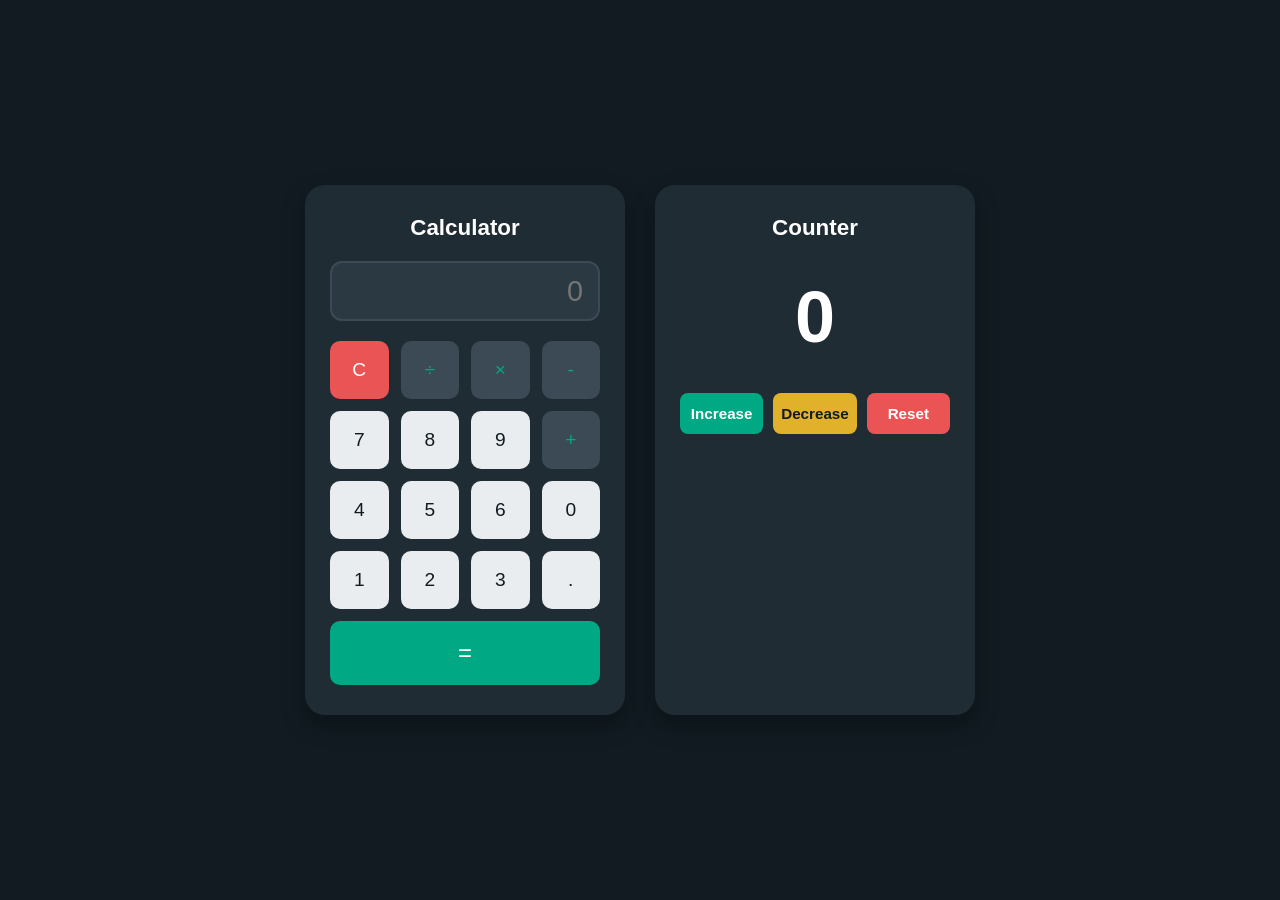
<file: index.html/index.html>
<!DOCTYPE html>
<html lang="en">
<head>
    <meta charset="UTF-8">
    <meta name="viewport" content="width=device-width, initial-scale=1.0">
    <title>Esrat - Calc & Counter</title>
    <link rel="stylesheet" href="style.css">
</head>
<body>

    <div class="main-container">
        
        <div class="card-box">
            <h3>Calculator</h3>
            <input type="text" id="calc-screen" readonly placeholder="0">
            <div class="calc-grid">
                <button class="btn btn-clear" onclick="clearScreen()">C</button>
                <button class="btn btn-op" onclick="pressKey('/')">÷</button>
                <button class="btn btn-op" onclick="pressKey('*')">×</button>
                <button class="btn btn-op" onclick="pressKey('-')">-</button>

                <button class="btn btn-num" onclick="pressKey('7')">7</button>
                <button class="btn btn-num" onclick="pressKey('8')">8</button>
                <button class="btn btn-num" onclick="pressKey('9')">9</button>
                <button class="btn btn-op" onclick="pressKey('+')">+</button>

                <button class="btn btn-num" onclick="pressKey('4')">4</button>
                <button class="btn btn-num" onclick="pressKey('5')">5</button>
                <button class="btn btn-num" onclick="pressKey('6')">6</button>
                <button class="btn btn-num" onclick="pressKey('0')">0</button>

                <button class="btn btn-num" onclick="pressKey('1')">1</button>
                <button class="btn btn-num" onclick="pressKey('2')">2</button>
                <button class="btn btn-num" onclick="pressKey('3')">3</button>
                <button class="btn btn-num" onclick="pressKey('.')">.</button>

                <button class="btn btn-equal" onclick="executeCalc()">=</button>
            </div>
        </div>

        <div class="card-box">
            <h3>Counter</h3>
            <div id="counter-display">0</div>
            <div class="counter-actions">
                <button class="btn-count btn-green" onclick="updateCounter(1)">Increase</button>
                <button class="btn-count btn-yellow" onclick="updateCounter(-1)">Decrease</button>
                <button class="btn-count btn-red" onclick="resetCounter()">Reset</button>
            </div>
        </div>

    </div>

    <script src="script.js"></script>
</body>
</html>
</file>
<file: index.html/style.css>
* {
    margin: 0;
    padding: 0;
    box-sizing: border-box;
    font-family: 'Segoe UI', Arial, sans-serif;
}

body {
    background-color: #111b21;
    display: flex;
    justify-content: center;
    align-items: center;
    min-height: 100vh;
    padding: 20px;
}

.main-container {
    display: flex;
    gap: 30px;
    flex-wrap: wrap;
    justify-content: center;
}

.card-box {
    background-color: #1f2c34;
    padding: 30px 25px;
    border-radius: 20px;
    width: 320px;
    text-align: center;
    box-shadow: 0 10px 25px rgba(0, 0, 0, 0.3);
}

h3 {
    color: #ffffff;
    font-size: 1.4rem;
    margin-bottom: 20px;
    font-weight: 600;
}

/* --- Calculator Custom Styling --- */
#calc-screen {
    width: 100%;
    height: 60px;
    background-color: #2a3942;
    border: 2px solid #3b4a54;
    border-radius: 12px;
    color: #ffffff;
    text-align: right;
    padding: 15px;
    font-size: 1.8rem;
    margin-bottom: 20px;
    outline: none;
}

.calc-grid {
    display: grid;
    grid-template-columns: repeat(4, 1fr);
    gap: 12px;
}

.btn {
    border: none;
    border-radius: 10px;
    font-size: 1.2rem;
    font-weight: 500;
    padding: 18px 0;
    cursor: pointer;
    transition: background 0.1s ease;
}

.btn-clear {
    background-color: #ea5455;
    color: #ffffff;
}

.btn-op {
    background-color: #3b4a54;
    color: #00a884;
}

.btn-num {
    background-color: #e9edef;
    color: #111b21;
}

.btn-num:hover { background-color: #d1d7db; }
.btn-op:hover { background-color: #4a5d6a; }
.btn-clear:hover { background-color: #e5383b; }

.btn-equal {
    grid-column: span 4;
    background-color: #00a884;
    color: #ffffff;
    font-size: 1.5rem;
}
.btn-equal:hover { background-color: #008f72; }

/* --- Counter Custom Styling --- */
#counter-display {
    font-size: 4.5rem;
    font-weight: bold;
    color: #ffffff;
    margin: 35px 0;
}

.counter-actions {
    display: flex;
    justify-content: space-between;
    gap: 10px;
}

.btn-count {
    flex: 1;
    border: none;
    padding: 12px 5px;
    border-radius: 8px;
    font-size: 0.95rem;
    font-weight: 600;
    cursor: pointer;
    color: #ffffff;
    transition: opacity 0.1s ease;
}

.btn-count:hover {
    opacity: 0.9;
}

.btn-green { background-color: #00a884; }
.btn-yellow { background-color: #e1b12c; color: #111b21; }
.btn-red { background-color: #ea5455; }
</file>
